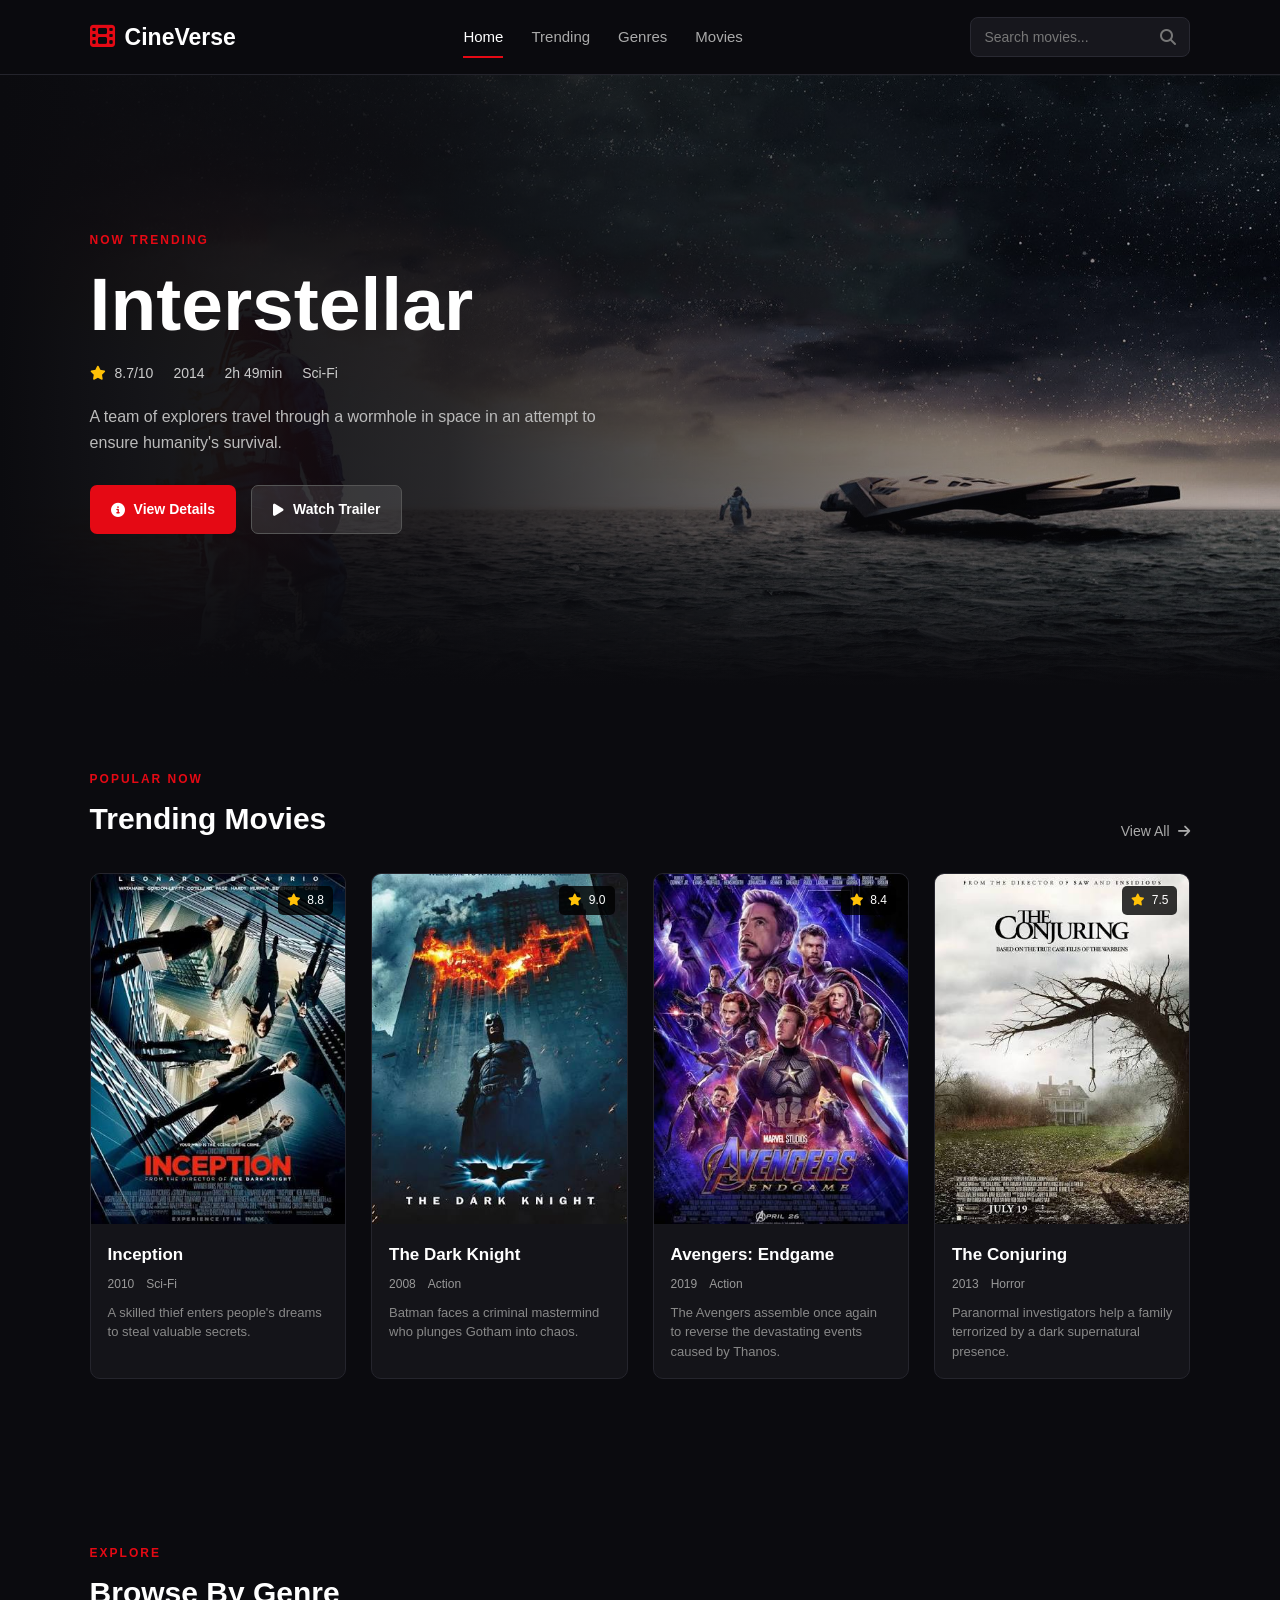
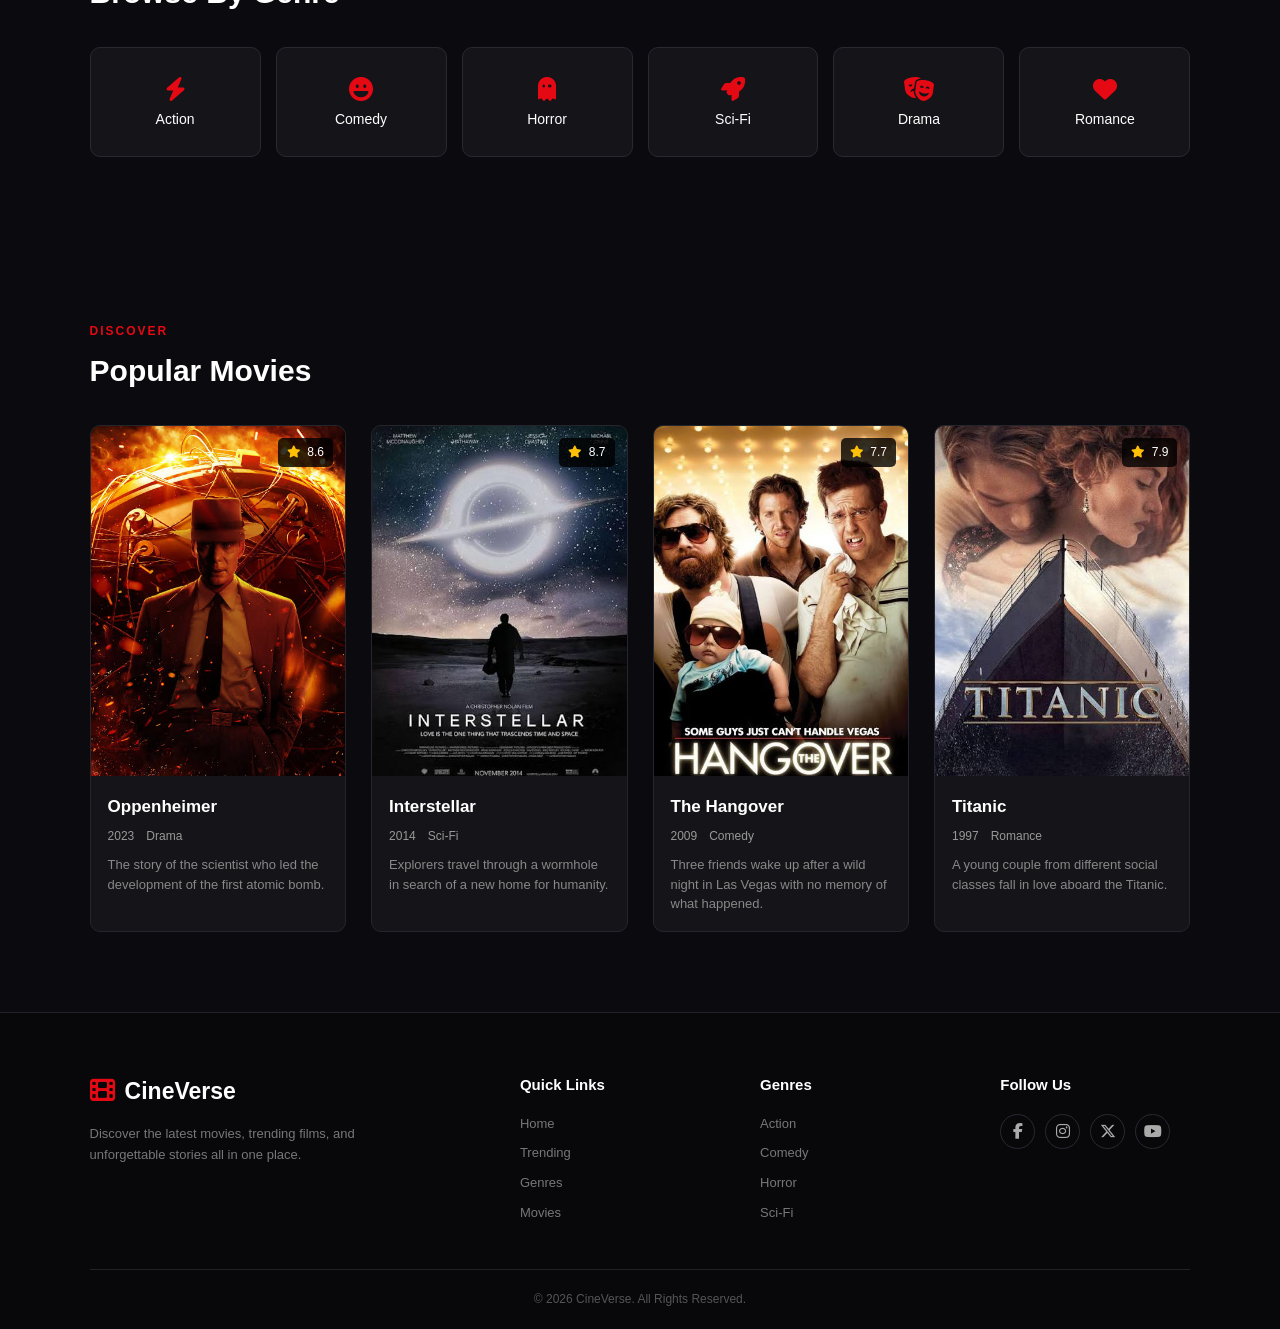
<file: index.html>
<!DOCTYPE html>
<html lang="en">
<head>
    <meta charset="UTF-8">
    <meta name="viewport" content="width=device-width, initial-scale=1.0">
    <title>CineVerse - Movie Website</title>
    <link rel="stylesheet" href="style.css">
    <link rel="stylesheet" href="https://cdnjs.cloudflare.com/ajax/libs/font-awesome/6.5.2/css/all.min.css">
</head>
<body>
    <header class="navbar">
        <div class="logo"><i class="fa-solid fa-film"></i>CineVerse</div>
        <nav>
            <a href="index.html" class="active">Home</a>
            <a href="#trending">Trending</a>
            <a href="#genres">Genres</a>
            <a href="#movies">Movies</a>
        </nav>
        <div class="nav-search"><input type="text" id="searchInput" placeholder="Search movies..."><i class="fa-solid fa-magnifying-glass"></i></div>
        <button class="menu-btn" id="menuBtn"><i class="fa-solid fa-bars"></i></button>
    </header>

    <section class="hero">
        <div class="hero-content">
            <span class="hero-tag">NOW TRENDING</span>
            <h1>Interstellar</h1>
            <div class="hero-info">
                <span><i class="fa-solid fa-star"></i> 8.7/10</span>
                <span>2014</span>
                <span>2h 49min</span>
                <span>Sci-Fi</span>
            </div>
            <p>
                A team of explorers travel through a wormhole in space
                in an attempt to ensure humanity's survival.
            </p>
            <div class="hero-buttons">
                <a href="movie-details.html" class="btn primary-btn"><i class="fa-solid fa-circle-info"></i>View Details</a>
                <a href="https://www.youtube.com/watch?v=zSWdZVtXT7E" target="_blank" class="btn secondary-btn">
                    <i class="fa-solid fa-play"></i>Watch Trailer
                </a>
            </div>
        </div>
    </section>

    <section class="search-results" id="searchResults">
        <div class="section-title"><h2>Search Results</h2><span id="resultCount"></span></div>
        <div class="movie-grid" id="searchMovieGrid"></div>
    </section>

    <section class="movies-section" id="trending">
        <div class="section-title">
            <div><span class="section-label">POPULAR NOW</span><h2>Trending Movies</h2></div>
            <a href="#movies" class="view-all">View All <i class="fa-solid fa-arrow-right"></i></a>
        </div>

        <div class="movie-grid">
            <div class="movie-card" data-title="Inception" data-genre="Sci-Fi">
                <div class="movie-poster">
                    <img src="images/inception.jpeg" alt="Inception">
                    <span class="movie-rating"><i class="fa-solid fa-star"></i> 8.8</span>
                    <div class="poster-overlay"><a href="movie-details.html" class="play-btn"><i class="fa-solid fa-play"></i></a></div>
                </div>
                <div class="movie-info">
                    <h3>Inception</h3>
                    <div class="movie-meta"><span>2010</span><span>Sci-Fi</span></div>
                    <p>
                        A skilled thief enters people's dreams to steal
                        valuable secrets.
                    </p>
                </div>
            </div>

            <div class="movie-card" data-title="The Dark Knight" data-genre="Action">
                <div class="movie-poster">
                    <img src="images/dark-knight.jpeg" alt="The Dark Knight">
                    <span class="movie-rating"><i class="fa-solid fa-star"></i> 9.0</span>
                    <div class="poster-overlay">
                        <a href="movie-details.html" class="play-btn"><i class="fa-solid fa-play"></i></a>
                    </div>
                </div>
                <div class="movie-info">
                    <h3>The Dark Knight</h3>
                    <div class="movie-meta"><span>2008</span><span>Action</span></div>
                    <p>
                        Batman faces a criminal mastermind who plunges
                        Gotham into chaos.
                    </p>
                </div>
            </div>

            <div class="movie-card" data-title="Avengers Endgame" data-genre="Action">
                <div class="movie-poster">
                    <img src="images/endgame.jpeg" alt="Avengers Endgame">
                    <span class="movie-rating"><i class="fa-solid fa-star"></i> 8.4</span>
                    <div class="poster-overlay">
                        <a href="movie-details.html" class="play-btn"><i class="fa-solid fa-play"></i></a>
                    </div>
                </div>
                <div class="movie-info">
                    <h3>Avengers: Endgame</h3>
                    <div class="movie-meta"><span>2019</span><span>Action</span></div>
                    <p>
                        The Avengers assemble once again to reverse the
                        devastating events caused by Thanos.
                    </p>
                </div>
            </div>

            <div class="movie-card" data-title="The Conjuring" data-genre="Horror">
                <div class="movie-poster">
                    <img src="images/conjuring.jpeg" alt="The Conjuring">
                    <span class="movie-rating"><i class="fa-solid fa-star"></i> 7.5</span>
                    <div class="poster-overlay"><a href="movie-details.html" class="play-btn"><i class="fa-solid fa-play"></i></a></div>
                </div>
                <div class="movie-info">
                    <h3>The Conjuring</h3>
                    <div class="movie-meta"><span>2013</span><span>Horror</span></div>
                    <p>
                        Paranormal investigators help a family terrorized
                        by a dark supernatural presence.
                    </p>
                </div>
            </div>
        </div>
    </section>

    <section class="genres-section" id="genres">
        <div class="section-title"><div><span class="section-label">EXPLORE</span><h2>Browse By Genre</h2></div></div>
        <div class="genre-grid"><button class="genre-card" data-genre="Action"><i class="fa-solid fa-bolt"></i><span>Action</span></button>
            <button class="genre-card" data-genre="Comedy"><i class="fa-solid fa-face-laugh"></i><span>Comedy</span></button>
            <button class="genre-card" data-genre="Horror"><i class="fa-solid fa-ghost"></i><span>Horror</span></button>
            <button class="genre-card" data-genre="Sci-Fi"><i class="fa-solid fa-rocket"></i><span>Sci-Fi</span></button>
            <button class="genre-card" data-genre="Drama"><i class="fa-solid fa-masks-theater"></i><span>Drama</span></button>
            <button class="genre-card" data-genre="Romance"><i class="fa-solid fa-heart"></i><span>Romance</span></button>
        </div>
    </section>

    <section class="movies-section" id="movies">
        <div class="section-title"><div><span class="section-label">DISCOVER</span><h2>Popular Movies</h2></div></div>
        <div class="movie-grid" id="movieGrid">
            <div class="movie-card" data-title="Oppenheimer" data-genre="Drama">
                <div class="movie-poster">
                    <img src="images/oppenheimer.jpeg" alt="Oppenheimer">
                    <span class="movie-rating"><i class="fa-solid fa-star"></i> 8.6</span>
                    <div class="poster-overlay"><a href="movie-details.html" class="play-btn"><i class="fa-solid fa-play"></i></a></div>
                </div>
                <div class="movie-info">
                    <h3>Oppenheimer</h3>
                    <div class="movie-meta"><span>2023</span><span>Drama</span></div>
                    <p>
                        The story of the scientist who led the development
                        of the first atomic bomb.
                    </p>
                </div>
            </div>

            <div class="movie-card" data-title="Interstellar" data-genre="Sci-Fi">
                <div class="movie-poster">
                    <img src="images/interstellar.jpeg" alt="Interstellar">
                    <span class="movie-rating"><i class="fa-solid fa-star"></i> 8.7</span>
                    <div class="poster-overlay"><a href="movie-details.html" class="play-btn"><i class="fa-solid fa-play"></i></a></div>
                </div>
                <div class="movie-info">
                    <h3>Interstellar</h3>
                    <div class="movie-meta"><span>2014</span><span>Sci-Fi</span></div>
                    <p>
                        Explorers travel through a wormhole in search
                        of a new home for humanity.
                    </p>
                </div>
            </div>

            <div class="movie-card" data-title="The Hangover" data-genre="Comedy">
                <div class="movie-poster">
                    <img src="images/hangover.jpeg" alt="The Hangover">
                    <span class="movie-rating"><i class="fa-solid fa-star"></i> 7.7</span>
                    <div class="poster-overlay"><a href="movie-details.html" class="play-btn"><i class="fa-solid fa-play"></i></a></div>
                </div>

                <div class="movie-info">
                    <h3>The Hangover</h3>
                    <div class="movie-meta"><span>2009</span><span>Comedy</span></div>
                    <p>
                        Three friends wake up after a wild night in Las Vegas
                        with no memory of what happened.
                    </p>
                </div>
            </div>

            <div class="movie-card" data-title="Titanic" data-genre="Romance">
                <div class="movie-poster">
                    <img src="images/titanic.jpeg" alt="Titanic">
                    <span class="movie-rating"><i class="fa-solid fa-star"></i> 7.9</span>
                    <div class="poster-overlay"><a href="movie-details.html" class="play-btn"><i class="fa-solid fa-play"></i></a></div>
                </div>

                <div class="movie-info">
                    <h3>Titanic</h3>
                    <div class="movie-meta"><span>1997</span><span>Romance</span></div>
                    <p>
                        A young couple from different social classes
                        fall in love aboard the Titanic.
                    </p>
                </div>
            </div>
        </div>
    </section>

    <footer class="footer">
        <div class="footer-content">
            <div class="footer-brand">
                <div class="logo"><i class="fa-solid fa-film"></i>CineVerse</div>
                <p>
                    Discover the latest movies, trending films,
                    and unforgettable stories all in one place.
                </p>
            </div>

            <div class="footer-links">
                <h3>Quick Links</h3>
                <a href="index.html">Home</a>
                <a href="#trending">Trending</a>
                <a href="#genres">Genres</a>
                <a href="#movies">Movies</a>
            </div>

            <div class="footer-links">
                <h3>Genres</h3>
                <a href="#genres">Action</a>
                <a href="#genres">Comedy</a>
                <a href="#genres">Horror</a>
                <a href="#genres">Sci-Fi</a>
            </div>

            <div class="footer-social">
                <h3>Follow Us</h3>
                <div class="social-icons">
                    <a href="#"><i class="fa-brands fa-facebook-f"></i></a>
                    <a href="#"><i class="fa-brands fa-instagram"></i></a>
                    <a href="#"><i class="fa-brands fa-x-twitter"></i></a>
                    <a href="#"><i class="fa-brands fa-youtube"></i></a>
                </div>
            </div>
        </div>
        <div class="footer-bottom">
            <p>© 2026 CineVerse. All Rights Reserved.</p>
        </div>
    </footer>
    <script src="script.js"></script>
</body>
</html>
</file>
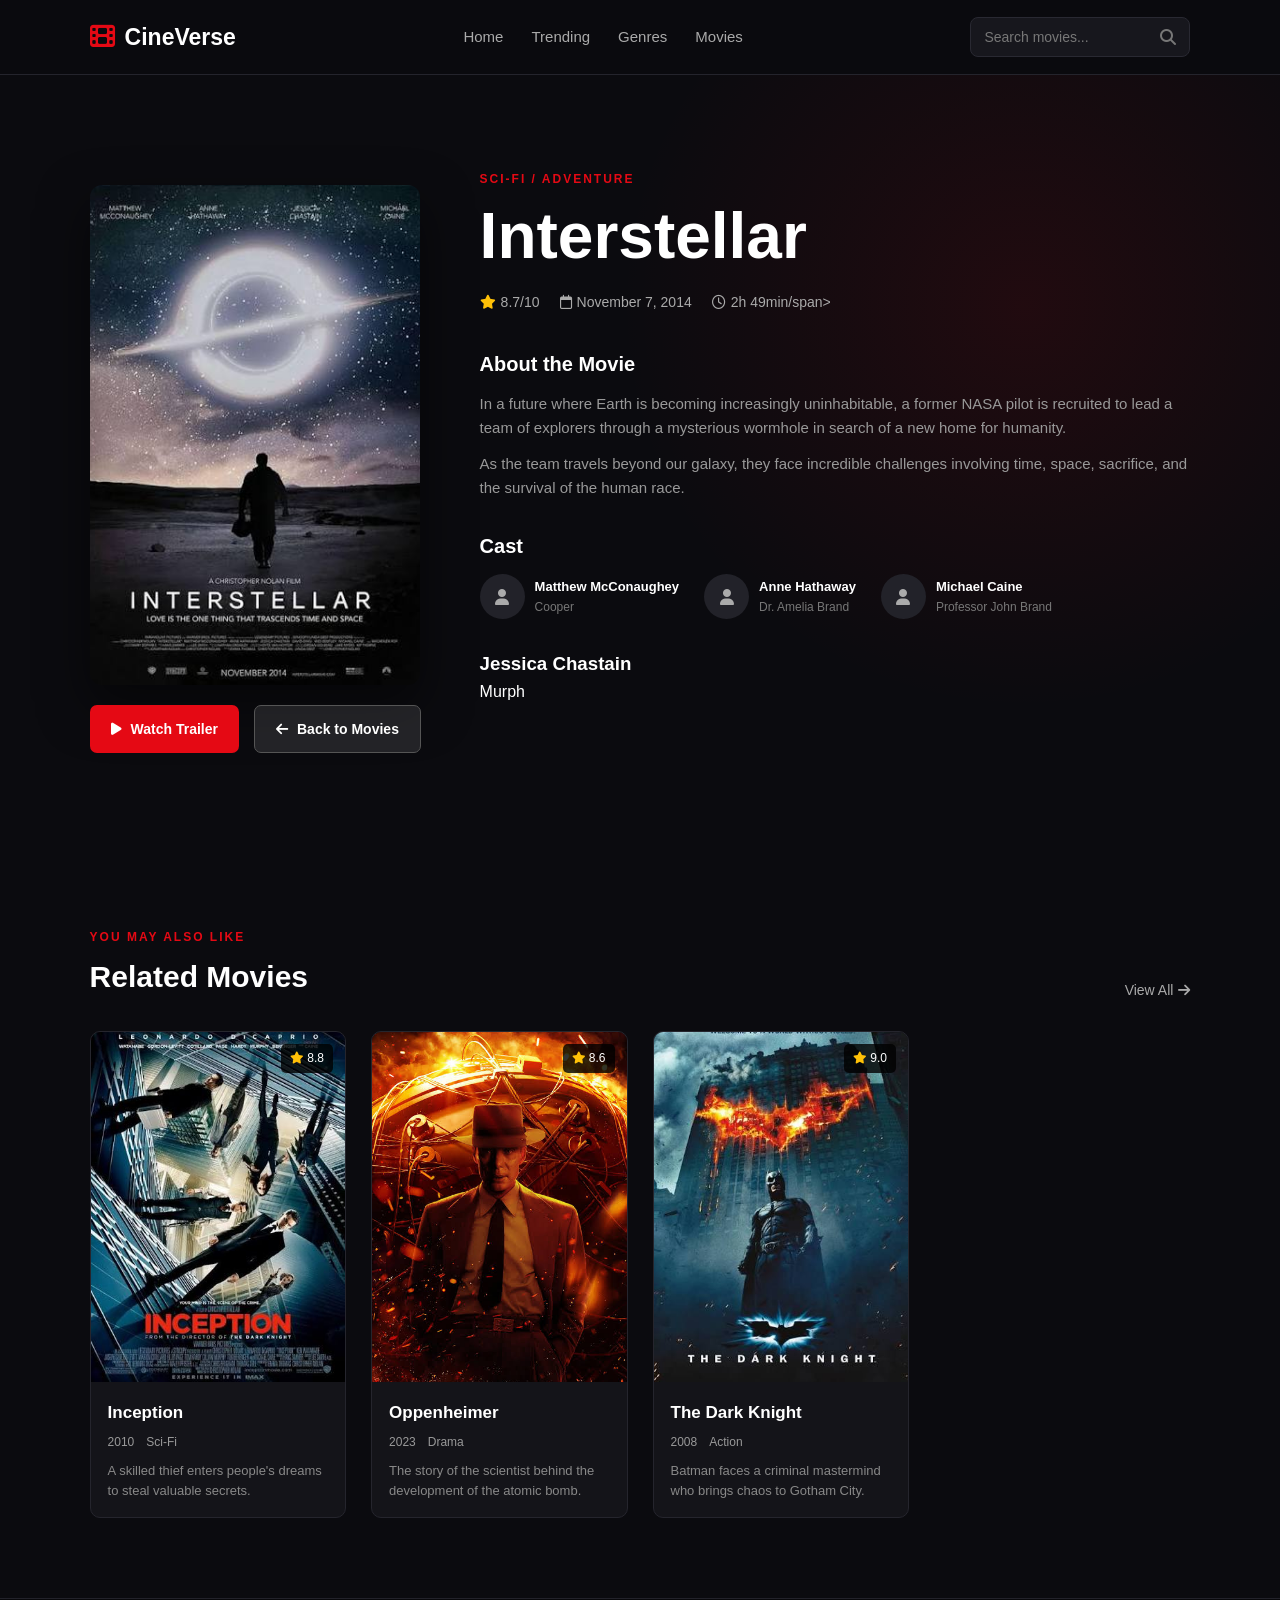
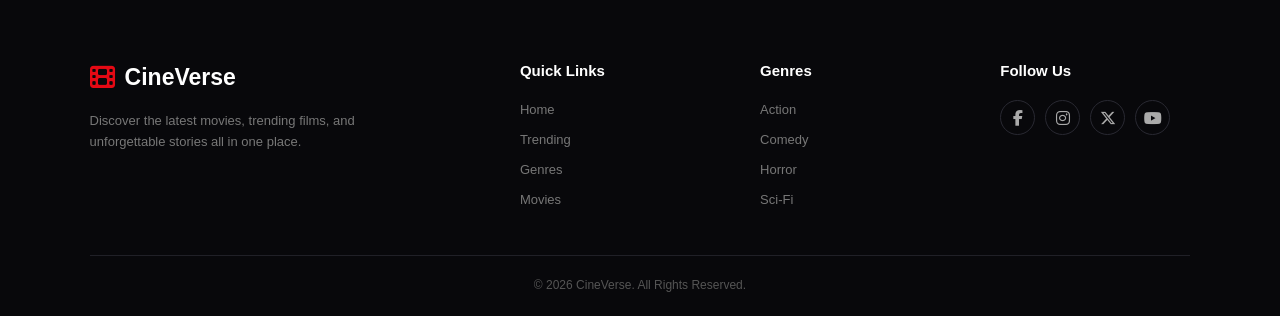
<file: movie-details.html>
<!DOCTYPE html>
<html lang="en">
<head>
    <meta charset="UTF-8">
    <meta name="viewport" content="width=device-width, initial-scale=1.0">
    <title>CineVerse - Movie Details</title>
    <link rel="stylesheet" href="style.css">
    <link rel="stylesheet" href="https://cdnjs.cloudflare.com/ajax/libs/font-awesome/6.5.2/css/all.min.css">
</head>
<body>
    <header class="navbar">
        <div class="logo"><i class="fa-solid fa-film"></i>CineVerse</div>
        <nav>
            <a href="index.html">Home</a>
            <a href="index.html#trending">Trending</a>
            <a href="index.html#genres">Genres</a>
            <a href="movies.html">Movies</a>
        </nav>

        <div class="nav-search">
            <input type="text" id="searchInput" placeholder="Search movies...">
            <i class="fa-solid fa-magnifying-glass"></i>
        </div>
        <button class="menu-btn" id="menuBtn"><i class="fa-solid fa-bars"></i></button>
    </header>

    <main class="movie-details">
        <div class="details-container">
            <div class="details-poster">
                <img src="images/interstellar.jpeg" alt="Interstellar">
            </div>

            <div class="details-content">
                <span class="section-label">SCI-FI / ADVENTURE</span>
                <h1>Interstellar</h1>
                <div class="details-meta">
                    <span class="rating"><i class="fa-solid fa-star"></i>8.7/10</span>
                    <span><i class="fa-regular fa-calendar"></i>November 7, 2014</span>
                    <span><i class="fa-regular fa-clock"></i>2h 49min/span>
                </div>

                <div class="details-description">
                    <h2>About the Movie</h2>
                    <p>
                        In a future where Earth is becoming increasingly
                        uninhabitable, a former NASA pilot is recruited to
                        lead a team of explorers through a mysterious
                        wormhole in search of a new home for humanity.
                    </p>
                    <p>
                        As the team travels beyond our galaxy, they face
                        incredible challenges involving time, space,
                        sacrifice, and the survival of the human race.
                    </p>
                </div>

                <div class="cast-section">
                    <h2>Cast</h2>
                    <div class="cast-list">
                        <div class="cast-member">
                            <div class="cast-avatar"><i class="fa-solid fa-user"></i></div>
                            <div><h3>Matthew McConaughey</h3><p>Cooper</p></div>
                        </div>

                        <div class="cast-member">
                            <div class="cast-avatar"><i class="fa-solid fa-user"></i></div>
                            <div><h3>Anne Hathaway</h3><p>Dr. Amelia Brand</p></div>
                            </div>

                        <div class="cast-member">
                            <div class="cast-avatar"><i class="fa-solid fa-user"></i></div>
                            <div><h3>Michael Caine</h3><p>Professor John Brand</p></div>
                        </div>
                    </div>
                </div>
                            <div><h3>Jessica Chastain</h3><p>Murph</p></div>
                        </div>
                    </div>
                </div>

                <div class="details-buttons">
                    <a href="https://www.youtube.com/watch?v=zSWdZVtXT7E" target="_blank" class="btn primary-btn">
                        <i class="fa-solid fa-play"></i>Watch Trailer
                    </a>

                    <a href="movies.html" class="btn secondary-btn"><i class="fa-solid fa-arrow-left"></i>Back to Movies</a>
                </div>
            </div>
        </div>
    </main>

    <section class="movies-section">
        <div class="section-title">
            <div><span class="section-label">YOU MAY ALSO LIKE</span><h2>Related Movies</h2></div>
            <a href="movies.html" class="view-all">View All<i class="fa-solid fa-arrow-right"></i></a>
        </div>

        <div class="movie-grid">
            <div class="movie-card">
                <div class="movie-poster">
                    <img src="images/inception.jpeg" alt="Inception">
                    <span class="movie-rating"><i class="fa-solid fa-star"></i>8.8</span>
                    <div class="poster-overlay">
                        <a href="movie-details.html" class="play-btn"><i class="fa-solid fa-play"></i></a>
                    </div>
                </div>
                <div class="movie-info">
                    <h3>Inception</h3>
                    <div class="movie-meta"><span>2010</span><span>Sci-Fi</span></div>
                    <p>
                        A skilled thief enters people's dreams
                        to steal valuable secrets.
                    </p>
                </div>
            </div>

            <div class="movie-card">
                <div class="movie-poster">
                    <img src="images/oppenheimer.jpeg" alt="Oppenheimer">
                    <span class="movie-rating"><i class="fa-solid fa-star"></i>8.6</span>
                    <div class="poster-overlay">
                        <a href="movie-details.html" class="play-btn"><i class="fa-solid fa-play"></i></a>
                    </div>
                </div>
                <div class="movie-info">
                    <h3>Oppenheimer</h3>
                    <div class="movie-meta"><span>2023</span><span>Drama</span></div>
                    <p>
                        The story of the scientist behind the 
                        development of the atomic bomb.
                    </p>
                </div>
            </div>

            <div class="movie-card">
                <div class="movie-poster">
                    <img src="images/dark-knight.jpeg" alt="The Dark Knight">
                    <span class="movie-rating"><i class="fa-solid fa-star"></i>9.0</span>
                    <div class="poster-overlay">
                        <a href="movie-details.html" class="play-btn"><i class="fa-solid fa-play"></i></a>
                    </div>
                </div>

                <div class="movie-info">
                    <h3>The Dark Knight</h3>
                    <div class="movie-meta"><span>2008</span><span>Action</span></div>
                    <p>
                        Batman faces a criminal mastermind
                        who brings chaos to Gotham City.
                    </p>
                </div>
            </div>
        </div>
    </section>

    <footer class="footer">
        <div class="footer-content">
            <div class="footer-brand">
                <div class="logo"><i class="fa-solid fa-film"></i>CineVerse</div>
                <p>
                    Discover the latest movies, trending films,
                    and unforgettable stories all in one place.
                </p>
            </div>

            <div class="footer-links">
                <h3>Quick Links</h3>
                <a href="index.html">Home</a>
                <a href="index.html#trending">Trending</a>
                <a href="index.html#genres">Genres</a>
                <a href="movies.html">Movies</a>
            </div>

            <div class="footer-links">
                <h3>Genres</h3>
                <a href="movies.html">Action</a>
                <a href="movies.html">Comedy</a>
                <a href="movies.html">Horror</a>
                <a href="movies.html">Sci-Fi</a>
            </div>

            <div class="footer-social">
                <h3>Follow Us</h3>
                <div class="social-icons">
                    <a href="#"><i class="fa-brands fa-facebook-f"></i></a>
                    <a href="#"><i class="fa-brands fa-instagram"></i></a>
                    <a href="#"><i class="fa-brands fa-x-twitter"></i></a>
                    <a href="#"><i class="fa-brands fa-youtube"></i></a>
                </div>
            </div>
        </div>
        <div class="footer-bottom">
            <p>© 2026 CineVerse. All Rights Reserved.</p>
        </div>
    </footer>
    <script src="script.js"></script>
</body>
</html>
</file>
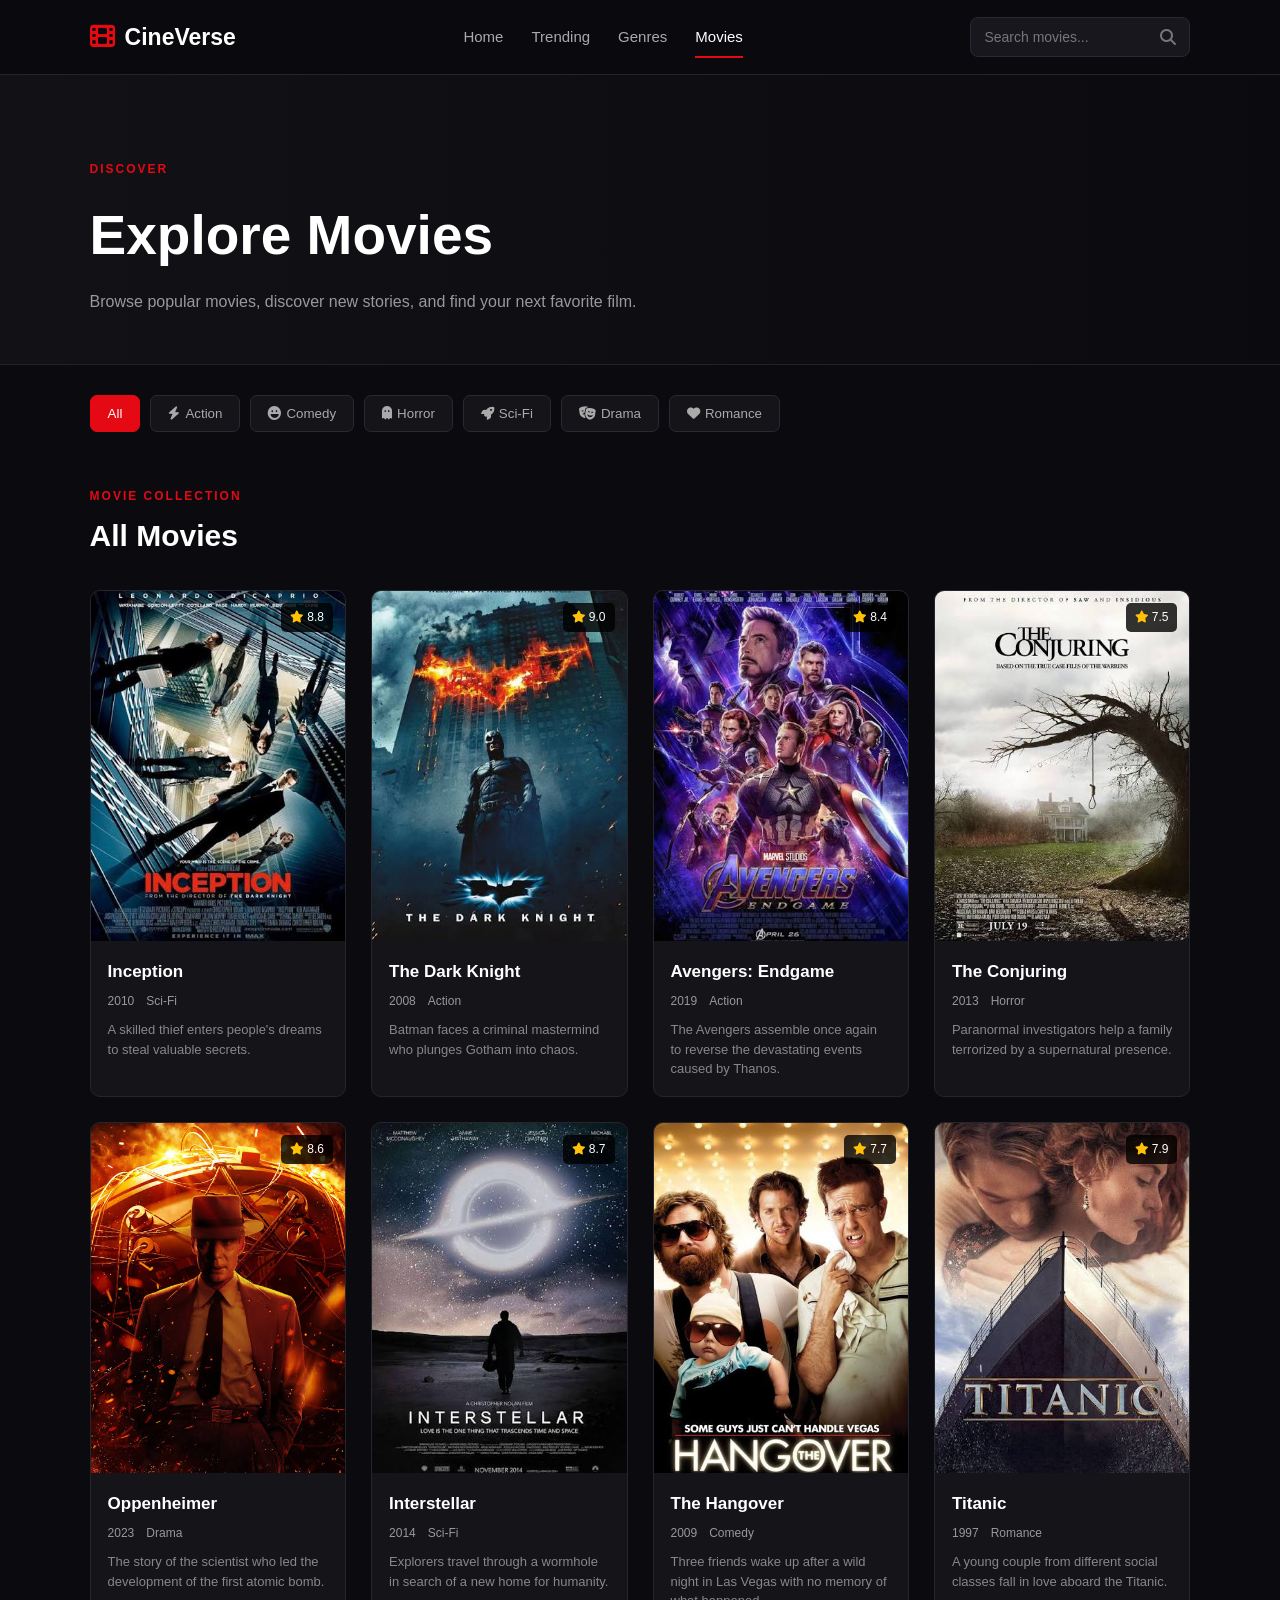
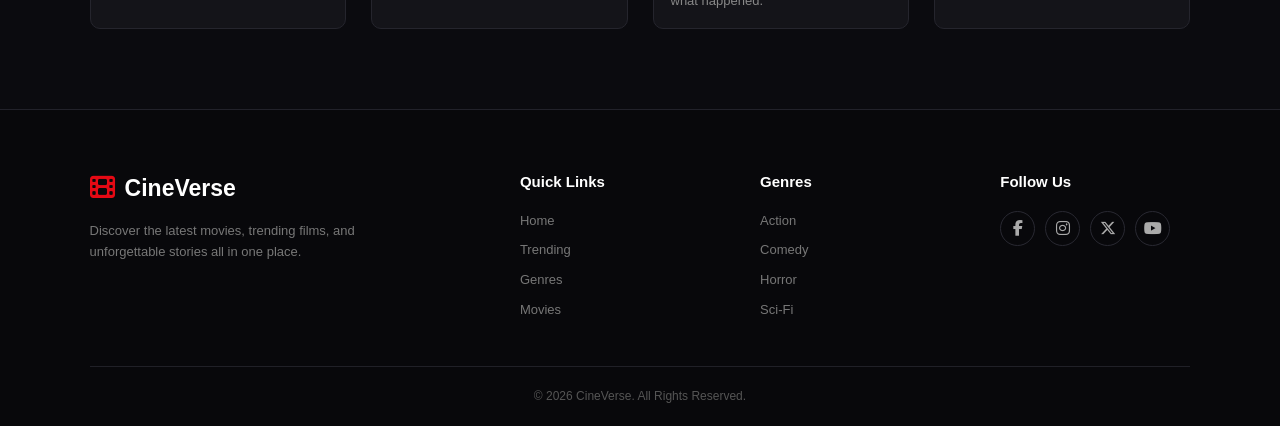
<file: movies.html>
<!DOCTYPE html>
<html lang="en">
<head>
    <meta charset="UTF-8">
    <meta name="viewport" content="width=device-width, initial-scale=1.0">
    <title>CineVerse - Movies</title>
    <link rel="stylesheet" href="style.css">
    <link rel="stylesheet" href="https://cdnjs.cloudflare.com/ajax/libs/font-awesome/6.5.2/css/all.min.css">
</head>
<body>
    <header class="navbar">
        <div class="logo"><i class="fa-solid fa-film"></i> CineVerse</div>
        <nav>
            <a href="index.html">Home</a>
            <a href="index.html#trending">Trending</a>
            <a href="index.html#genres">Genres</a>
            <a href="movies.html" class="active">Movies</a>
        </nav>
        <div class="nav-search">
            <input type="text" id="searchInput" placeholder="Search movies...">
            <i class="fa-solid fa-magnifying-glass"></i>
        </div>
        <button class="menu-btn" id="menuBtn"><i class="fa-solid fa-bars"></i></button>
    </header>

    <section class="page-header">
        <div>
            <span class="section-label">DISCOVER</span>
            <h1>Explore Movies</h1>
            <p>
                Browse popular movies, discover new stories,
                and find your next favorite film.
            </p>
        </div>
    </section>


    <section class="filter-section">
        <div class="genre-filters">
            <button class="filter-btn active" data-filter="All">All</button>
            <button class="filter-btn" data-filter="Action"><i class="fa-solid fa-bolt"></i>Action</button>
            <button class="filter-btn" data-filter="Comedy"><i class="fa-solid fa-face-laugh"></i>Comedy</button>
            <button class="filter-btn" data-filter="Horror"><i class="fa-solid fa-ghost"></i>Horror</button>
            <button class="filter-btn" data-filter="Sci-Fi"><i class="fa-solid fa-rocket"></i>Sci-Fi</button>
            <button class="filter-btn" data-filter="Drama"><i class="fa-solid fa-masks-theater"></i>Drama</button>
            <button class="filter-btn" data-filter="Romance"><i class="fa-solid fa-heart"></i>Romance</button>
        </div>
    </section>

    <section class="movies-section movies-page">
        <div class="section-title">
            <div><span class="section-label">MOVIE COLLECTION</span><h2>All Movies</h2></div>
            <span id="movieCount"></span>
        </div>

        <div class="movie-grid" id="movieGrid">
            <div class="movie-card" data-title="Inception" data-genre="Sci-Fi">
                <div class="movie-poster">
                    <img src="images/inception.jpeg" alt="Inception">
                    <span class="movie-rating"><i class="fa-solid fa-star"></i>8.8</span>
                    <div class="poster-overlay">
                        <a href="movie-details.html" class="play-btn"><i class="fa-solid fa-play"></i></a>

                    </div>
                </div>

                <div class="movie-info">
                    <h3>Inception</h3>
                    <div class="movie-meta"><span>2010</span><span>Sci-Fi</span></div>
                    <p>
                        A skilled thief enters people's dreams
                        to steal valuable secrets.
                    </p>
                </div>
            </div>

            <div class="movie-card" data-title="The Dark Knight" data-genre="Action">
                <div class="movie-poster">
                    <img src="images/dark-knight.jpeg" alt="The Dark Knight">
                    <span class="movie-rating"><i class="fa-solid fa-star"></i>9.0</span>
                    <div class="poster-overlay">
                        <a href="movie-details.html" class="play-btn"><i class="fa-solid fa-play"></i></a>
                    </div>
                </div>
                <div class="movie-info">
                    <h3>The Dark Knight</h3>
                    <div class="movie-meta"><span>2008</span><span>Action</span></div>
                    <p>
                        Batman faces a criminal mastermind
                        who plunges Gotham into chaos.
                    </p>
                </div>
            </div>

            <div class="movie-card" data-title="Avengers Endgame" data-genre="Action">
                <div class="movie-poster">
                    <img src="images/endgame.jpeg" alt="Avengers Endgame">
                    <span class="movie-rating"><i class="fa-solid fa-star"></i>8.4</span>
                    <div class="poster-overlay">
                        <a href="movie-details.html" class="play-btn"><i class="fa-solid fa-play"></i></a>
                    </div>
                </div>

                <div class="movie-info">
                    <h3>Avengers: Endgame</h3>
                    <div class="movie-meta"><span>2019</span><span>Action</span></div>
                    <p>
                        The Avengers assemble once again to
                        reverse the devastating events caused by Thanos.
                    </p>
                </div>
            </div>

            <div class="movie-card" data-title="The Conjuring" data-genre="Horror">
                <div class="movie-poster">
                    <img src="images/conjuring.jpeg" alt="The Conjuring">
                    <span class="movie-rating"><i class="fa-solid fa-star"></i>7.5</span>
                    <div class="poster-overlay">
                        <a href="movie-details.html" class="play-btn"><i class="fa-solid fa-play"></i></a>
                    </div>
                </div>

                <div class="movie-info">
                    <h3>The Conjuring</h3>
                    <div class="movie-meta"><span>2013</span><span>Horror</span></div>
                    <p>
                        Paranormal investigators help a family
                        terrorized by a supernatural presence.
                    </p>
                </div>
            </div>

            <div class="movie-card" data-title="Oppenheimer" data-genre="Drama">
                <div class="movie-poster">
                    <img src="images/oppenheimer.jpeg" alt="Oppenheimer">
                    <span class="movie-rating"><i class="fa-solid fa-star"></i>8.6</span>
                    <div class="poster-overlay"><a href="movie-details.html" class="play-btn"><i class="fa-solid fa-play"></i></a></div>
                </div>
                <div class="movie-info">
                    <h3>Oppenheimer</h3>
                    <div class="movie-meta"><span>2023</span><span>Drama</span></div>
                    <p>
                        The story of the scientist who led the
                        development of the first atomic bomb.
                    </p>
                </div>
            </div>

            <div class="movie-card" data-title="Interstellar" data-genre="Sci-Fi">
                <div class="movie-poster">
                    <img src="images/interstellar.jpeg" alt="Interstellar">
                    <span class="movie-rating"><i class="fa-solid fa-star"></i>8.7</span>
                    <div class="poster-overlay">
                        <a href="movie-details.html" class="play-btn"><i class="fa-solid fa-play"></i></a>
                    </div>
                </div>
                <div class="movie-info">
                    <h3>Interstellar</h3>
                    <div class="movie-meta"><span>2014</span><span>Sci-Fi</span></div>
                    <p>
                        Explorers travel through a wormhole
                        in search of a new home for humanity.
                    </p>
                </div>
            </div>

            <div class="movie-card" data-title="The Hangover" data-genre="Comedy">
                <div class="movie-poster">
                    <img src="images/hangover.jpeg" alt="The Hangover">
                    <span class="movie-rating"><i class="fa-solid fa-star"></i>7.7</span>
                    <div class="poster-overlay">
                        <a href="movie-details.html" class="play-btn"><i class="fa-solid fa-play"></i></a>
                    </div>
                </div>

                <div class="movie-info">
                    <h3>The Hangover</h3>
                    <div class="movie-meta"><span>2009</span><span>Comedy</span></div>
                    <p>
                        Three friends wake up after a wild night
                        in Las Vegas with no memory of what happened.
                    </p>
                </div>
            </div>
            <div class="movie-card" data-title="Titanic" data-genre="Romance">
                <div class="movie-poster">
                    <img src="images/titanic.jpeg" alt="Titanic">
                    <span class="movie-rating"><i class="fa-solid fa-star"></i>7.9</span>
                    <div class="poster-overlay"><a href="movie-details.html" class="play-btn"> <i class="fa-solid fa-play"></i></a></div>
                </div>

                <div class="movie-info">
                    <h3>Titanic</h3>
                    <div class="movie-meta"><span>1997</span><span>Romance</span></div>
                    <p>
                        A young couple from different social classes
                        fall in love aboard the Titanic.
                    </p>
                </div>
            </div>
        </div>

        <div class="no-results" id="noResults">
            <i class="fa-solid fa-film"></i>
            <h3>No Movies Found</h3>
            <p>
                Try searching for another movie or choose
                a different genre.
            </p>
        </div>
    </section>

    <footer class="footer">
        <div class="footer-content">
            <div class="footer-brand">
                <div class="logo"><i class="fa-solid fa-film"></i>CineVerse</div>
                <p>
                    Discover the latest movies, trending films,
                    and unforgettable stories all in one place.
                </p>
            </div>

            <div class="footer-links">
                <h3>Quick Links</h3>
                <a href="index.html">Home</a>
                <a href="index.html#trending">Trending</a>
                <a href="index.html#genres">Genres</a>
                <a href="movies.html">Movies</a>
            </div>

            <div class="footer-links">
                <h3>Genres</h3>
                <a href="#" data-filter-link="Action">Action</a>
                <a href="#" data-filter-link="Comedy">Comedy</a>
                <a href="#" data-filter-link="Horror">Horror</a>
                <a href="#" data-filter-link="Sci-Fi">Sci-Fi</a>
            </div>

            <div class="footer-social">
                <h3>Follow Us</h3>
                <div class="social-icons">
                    <a href="#"><i class="fa-brands fa-facebook-f"></i></a>
                    <a href="#"><i class="fa-brands fa-instagram"></i></a>
                    <a href="#"><i class="fa-brands fa-x-twitter"></i></a>
                    <a href="#"><i class="fa-brands fa-youtube"></i></a>
                </div>
            </div>
        </div>
        <div class="footer-bottom"><p>© 2026 CineVerse. All Rights Reserved.</p></div>
    </footer>
    <script src="script.js"></script>
</body>
</html>
</file>
<file: style.css>
* {
    margin: 0;
    padding: 0;
    box-sizing: border-box;
}

html {
    scroll-behavior: smooth;
}

body {
    font-family: Arial, Helvetica, sans-serif;
    background: #0b0b0f;
    color: #ffffff;
    line-height: 1.6;
}

a {
    text-decoration: none;
    color: inherit;
}

button,
input {
    font-family: inherit;
}

.navbar {
    width: 100%;
    height: 75px;
    padding: 0 7%;
    display: flex;
    align-items: center;
    justify-content: space-between;
    gap: 30px;
    background: rgba(11, 11, 15, 0.96);
    border-bottom: 1px solid #24242c;
    position: sticky;
    top: 0;
    z-index: 1000;
}

.logo {
    display: flex;
    align-items: center;
    gap: 10px;
    font-size: 23px;
    font-weight: 700;
    white-space: nowrap;
}

.logo i {
    font-size: 25px;
    color: #e50914;
}

.navbar nav {
    display: flex;
    align-items: center;
    gap: 28px;
}

.navbar nav a {
    color: #aaa;
    font-size: 15px;
    transition: 0.3s;
}

.navbar nav a:hover,
.navbar nav a.active {
    color: #fff;
}

.navbar nav a.active {
    position: relative;
}

.navbar nav a.active::after {
    content: "";
    position: absolute;
    left: 0;
    bottom: -9px;
    width: 100%;
    height: 2px;
    background: #e50914;
}

.nav-search {
    width: 220px;
    height: 40px;
    display: flex;
    align-items: center;
    padding: 0 13px;
    background: #17171d;
    border: 1px solid #292932;
    border-radius: 8px;
}

.nav-search input {
    width: 100%;
    border: none;
    outline: none;
    background: transparent;
    color: white;
    font-size: 14px;
}

.nav-search input::placeholder {
    color: #777;
}

.nav-search i {
    color: #777;
}

.menu-btn {
    display: none;
    border: none;
    background: transparent;
    color: white;
    font-size: 22px;
    cursor: pointer;
}

.hero {
    min-height: 610px;
    padding: 100px 7%;
    display: flex;
    align-items: center;
    position: relative;
    overflow: hidden;
    background:
        linear-gradient(90deg, #0b0b0f 0%, rgba(11, 11, 15, 0.88) 35%, rgba(11, 11, 15, 0.2) 100%),
        linear-gradient(0deg, #0b0b0f 0%, transparent 25%),
        url("images/interstellar-banner.jpg") center/cover no-repeat;
}

.hero-content {
    max-width: 600px;
    animation: fadeUp 0.8s ease;
}

.hero-tag,
.section-label {
    display: inline-block;
    color: #e50914;
    font-size: 12px;
    font-weight: 700;
    letter-spacing: 2px;
}

.hero h1 {
    margin: 15px 0;
    font-size: clamp(45px, 6vw, 75px);
    line-height: 1;
}

.hero-info {
    display: flex;
    flex-wrap: wrap;
    gap: 20px;
    margin: 20px 0;
    color: #ccc;
    font-size: 14px;
}

.hero-info i {
    color: #ffc107;
    margin-right: 5px;
}

.hero p {
    max-width: 520px;
    color: #bbb;
    font-size: 16px;
    margin-bottom: 30px;
}

.hero-buttons,
.details-buttons {
    display: flex;
    flex-wrap: wrap;
    gap: 15px;
}

.btn {
    display: inline-flex;
    align-items: center;
    justify-content: center;
    gap: 9px;
    padding: 12px 21px;
    border-radius: 7px;
    font-size: 14px;
    font-weight: 600;
    transition: 0.3s;
}

.primary-btn {
    background: #e50914;
    color: white;
}

.primary-btn:hover {
    background: #ff1a25;
    transform: translateY(-2px);
}

.secondary-btn {
    background: rgba(255, 255, 255, 0.1);
    color: white;
    border: 1px solid #555;
}

.secondary-btn:hover {
    background: white;
    color: #111;
    transform: translateY(-2px);
}

.movies-section,
.genres-section {
    padding: 80px 7%;
}

.section-title {
    display: flex;
    align-items: flex-end;
    justify-content: space-between;
    gap: 20px;
    margin-bottom: 30px;
}

.section-title h2 {
    font-size: 30px;
    margin-top: 4px;
}

.view-all {
    color: #aaa;
    font-size: 14px;
    transition: 0.3s;
}

.view-all:hover {
    color: #e50914;
}

.view-all i {
    margin-left: 5px;
}

.movie-grid {
    display: grid;
    grid-template-columns: repeat(4, 1fr);
    gap: 25px;
}

.movie-card {
    min-width: 0;
    background: #141419;
    border: 1px solid #25252d;
    border-radius: 10px;
    overflow: hidden;
    transition: 0.35s ease;
    animation: fadeUp 0.7s ease;
}

.movie-card:hover {
    transform: translateY(-8px);
    border-color: #444;
    box-shadow: 0 15px 35px rgba(0, 0, 0, 0.35);
}

.movie-poster {
    height: 350px;
    position: relative;
    overflow: hidden;
    background: #202027;
}

.movie-poster img {
    width: 100%;
    height: 100%;
    object-fit: cover;
    display: block;
    transition: 0.5s ease;
}

.movie-card:hover .movie-poster img {
    transform: scale(1.06);
}

.movie-rating {
    position: absolute;
    top: 12px;
    right: 12px;
    padding: 5px 9px;
    border-radius: 5px;
    background: rgba(0, 0, 0, 0.8);
    color: #fff;
    font-size: 12px;
}

.movie-rating i {
    color: #ffc107;
    margin-right: 3px;
}

.poster-overlay {
    position: absolute;
    inset: 0;
    display: flex;
    align-items: center;
    justify-content: center;
    background: rgba(0, 0, 0, 0.5);
    opacity: 0;
    transition: 0.3s;
}

.movie-card:hover .poster-overlay {
    opacity: 1;
}

.play-btn {
    width: 55px;
    height: 55px;
    display: flex;
    align-items: center;
    justify-content: center;
    border-radius: 50%;
    background: #e50914;
    color: white;
    transform: scale(0.7);
    transition: 0.3s;
}

.movie-card:hover .play-btn {
    transform: scale(1);
}

.movie-info {
    padding: 17px;
}

.movie-info h3 {
    font-size: 17px;
    margin-bottom: 7px;
}

.movie-meta {
    display: flex;
    gap: 12px;
    color: #999;
    font-size: 12px;
    margin-bottom: 9px;
}

.movie-info p {
    color: #888;
    font-size: 13px;
    line-height: 1.5;
}

.genre-grid {
    display: grid;
    grid-template-columns: repeat(6, 1fr);
    gap: 15px;
}

.genre-card {
    min-height: 110px;
    border: 1px solid #292932;
    border-radius: 10px;
    background: #141419;
    color: white;
    display: flex;
    flex-direction: column;
    align-items: center;
    justify-content: center;
    gap: 10px;
    cursor: pointer;
    transition: 0.3s;
}

.genre-card i {
    color: #e50914;
    font-size: 24px;
}

.genre-card span {
    font-size: 14px;
}

.genre-card:hover {
    transform: translateY(-5px);
    background: #1b1b22;
    border-color: #e50914;
}

.search-results {
    display: none;
    padding: 60px 7%;
    background: #101015;
}

.search-results.show {
    display: block;
}

#resultCount,
#movieCount {
    color: #888;
    font-size: 13px;
}

.page-header {
    padding: 80px 7% 50px;
    background:
        linear-gradient(90deg, #111116, #0b0b0f);
    border-bottom: 1px solid #22222a;
}

.page-header h1 {
    font-size: clamp(35px, 5vw, 55px);
    margin: 10px 0;
}

.page-header p {
    max-width: 600px;
    color: #999;
}

.filter-section {
    padding: 30px 7% 0;
}

.genre-filters {
    display: flex;
    flex-wrap: wrap;
    gap: 10px;
}

.filter-btn {
    padding: 10px 17px;
    border: 1px solid #292932;
    border-radius: 7px;
    background: #141419;
    color: #aaa;
    cursor: pointer;
    transition: 0.3s;
}

.filter-btn i {
    margin-right: 5px;
}

.filter-btn:hover,
.filter-btn.active {
    background: #e50914;
    color: white;
    border-color: #e50914;
}

.movies-page {
    padding-top: 50px;
}

.no-results {
    display: none;
    text-align: center;
    padding: 80px 20px;
    color: #888;
}

.no-results i {
    font-size: 45px;
    margin-bottom: 15px;
    color: #444;
}

.no-results h3 {
    color: #ddd;
    margin-bottom: 5px;
}

.movie-details {
    padding: 90px 7%;
    min-height: 650px;
    background:
        radial-gradient(circle at 80% 30%, rgba(229, 9, 20, 0.1), transparent 35%);
}

.details-container {
    max-width: 1150px;
    margin: auto;
    display: grid;
    grid-template-columns: 330px 1fr;
    gap: 60px;
    align-items: center;
}

.details-poster {
    height: 500px;
    border-radius: 12px;
    overflow: hidden;
    box-shadow: 0 20px 50px rgba(0, 0, 0, 0.5);
}

.details-poster img {
    width: 100%;
    height: 100%;
    object-fit: cover;
}

.details-content h1 {
    font-size: clamp(40px, 5vw, 65px);
    line-height: 1.1;
    margin: 10px 0 20px;
}

.details-meta {
    display: flex;
    flex-wrap: wrap;
    gap: 20px;
    color: #aaa;
    font-size: 14px;
    margin-bottom: 35px;
}

.details-meta i {
    margin-right: 5px;
}

.details-meta .rating i {
    color: #ffc107;
}

.details-description h2,
.cast-section h2 {
    font-size: 20px;
    margin-bottom: 12px;
}

.details-description p {
    max-width: 750px;
    color: #999;
    font-size: 15px;
    margin-bottom: 12px;
}

.cast-section {
    margin: 30px 0;
}

.cast-list {
    display: flex;
    flex-wrap: wrap;
    gap: 25px;
}

.cast-member {
    display: flex;
    align-items: center;
    gap: 10px;
}

.cast-avatar {
    width: 45px;
    height: 45px;
    border-radius: 50%;
    display: flex;
    align-items: center;
    justify-content: center;
    background: #222229;
    color: #aaa;
}

.cast-member h3 {
    font-size: 13px;
}

.cast-member p {
    color: #777;
    font-size: 12px;
}

.footer {
    padding: 60px 7% 20px;
    background: #08080b;
    border-top: 1px solid #22222a;
}

.footer-content {
    display: grid;
    grid-template-columns: 2fr 1fr 1fr 1fr;
    gap: 50px;
    max-width: 1200px;
    margin: auto;
}

.footer-brand p {
    max-width: 330px;
    margin-top: 15px;
    color: #777;
    font-size: 13px;
}

.footer-links,
.footer-social {
    display: flex;
    flex-direction: column;
    gap: 9px;
}

.footer h3 {
    font-size: 15px;
    margin-bottom: 8px;
}

.footer-links a {
    color: #777;
    font-size: 13px;
    transition: 0.3s;
}

.footer-links a:hover {
    color: #e50914;
}

.social-icons {
    display: flex;
    gap: 10px;
}

.social-icons a {
    width: 35px;
    height: 35px;
    display: flex;
    align-items: center;
    justify-content: center;
    border: 1px solid #292932;
    border-radius: 50%;
    color: #aaa;
    transition: 0.3s;
}

.social-icons a:hover {
    color: white;
    background: #e50914;
    border-color: #e50914;
}

.footer-bottom {
    max-width: 1200px;
    margin: 45px auto 0;
    padding-top: 20px;
    text-align: center;
    border-top: 1px solid #202027;
    color: #555;
    font-size: 12px;
}

@keyframes fadeUp {
    from {
        opacity: 0;
        transform: translateY(20px);
    }

    to {
        opacity: 1;
        transform: translateY(0);
    }
}

@media (max-width: 1000px) {

    .navbar {
        padding: 0 5%;
    }

    .navbar nav {
        gap: 18px;
    }

    .nav-search {
        width: 180px;
    }

    .movies-section,
    .genres-section,
    .movie-details {
        padding-left: 5%;
        padding-right: 5%;
    }

    .movie-grid {
        grid-template-columns: repeat(3, 1fr);
    }

    .genre-grid {
        grid-template-columns: repeat(3, 1fr);
    }

    .details-container {
        grid-template-columns: 280px 1fr;
        gap: 40px;
    }

    .details-poster {
        height: 430px;
    }

    .footer {
        padding-left: 5%;
        padding-right: 5%;
    }
}

@media (max-width: 700px) {

    .navbar {
        height: 65px;
        padding: 0 5%;
    }

    .logo {
        font-size: 20px;
    }

    .navbar nav {
        position: absolute;
        top: 65px;
        left: 0;
        width: 100%;
        display: none;
        flex-direction: column;
        align-items: flex-start;
        gap: 0;
        padding: 15px 5%;
        background: #111116;
        border-bottom: 1px solid #292932;
    }

    .navbar nav.show {
        display: flex;
    }

    .navbar nav a {
        width: 100%;
        padding: 12px 0;
    }

    .navbar nav a.active::after {
        display: none;
    }

    .nav-search {
        width: 170px;
    }

    .menu-btn {
        display: block;
    }

    .hero {
        min-height: 550px;
        padding: 70px 5%;
        background:
            linear-gradient(90deg, #0b0b0f 0%, rgba(11, 11, 15, 0.8) 100%),
            url("images/interstellar-banner.jpg") center/cover no-repeat;
    }

    .hero h1 {
        font-size: 50px;
    }

    .hero p {
        font-size: 14px;
    }

    .movies-section,
    .genres-section {
        padding: 55px 5%;
    }

    .section-title {
        align-items: flex-start;
    }

    .section-title h2 {
        font-size: 25px;
    }

    .movie-grid {
        grid-template-columns: repeat(2, 1fr);
        gap: 15px;
    }

    .movie-poster {
        height: 280px;
    }

    .movie-info {
        padding: 13px;
    }

    .movie-info h3 {
        font-size: 15px;
    }

    .movie-info p {
        font-size: 12px;
    }

    .genre-grid {
        grid-template-columns: repeat(2, 1fr);
    }

    .page-header {
        padding: 55px 5% 35px;
    }

    .filter-section {
        padding: 25px 5% 0;
    }

    .genre-filters {
        overflow-x: auto;
        flex-wrap: nowrap;
        padding-bottom: 8px;
    }

    .filter-btn {
        white-space: nowrap;
    }

    .movies-page {
        padding-top: 40px;
    }

    .movie-details {
        padding: 55px 5%;
    }

    .details-container {
        grid-template-columns: 1fr;
        gap: 35px;
    }

    .details-poster {
        width: min(300px, 100%);
        height: 430px;
        margin: auto;
    }

    .details-content h1 {
        font-size: 42px;
    }

    .details-meta {
        gap: 12px;
        margin-bottom: 25px;
    }

    .cast-list {
        flex-direction: column;
        gap: 15px;
    }

    .footer {
        padding: 45px 5% 20px;
    }

    .footer-content {
        grid-template-columns: 1fr 1fr;
        gap: 35px;
    }

    .footer-brand {
        grid-column: 1 / -1;
    }
}

@media (max-width: 450px) {

    .nav-search {
        width: 145px;
    }

    .nav-search input {
        font-size: 12px;
    }

    .hero h1 {
        font-size: 42px;
    }

    .hero-info {
        gap: 10px;
    }

    .hero-buttons {
        flex-direction: column;
        align-items: flex-start;
    }

    .btn {
        width: 100%;
    }

    .movie-grid {
        grid-template-columns: 1fr 1fr;
    }

    .movie-poster {
        height: 240px;
    }

    .movie-info {
        padding: 11px;
    }

    .movie-info h3 {
        font-size: 14px;
    }

    .movie-meta {
        gap: 6px;
    }

    .genre-card {
        min-height: 90px;
    }

    .genre-card i {
        font-size: 20px;
    }

    .footer-content {
        grid-template-columns: 1fr;
    }

    .footer-brand {
        grid-column: auto;
    }
}
</file>
